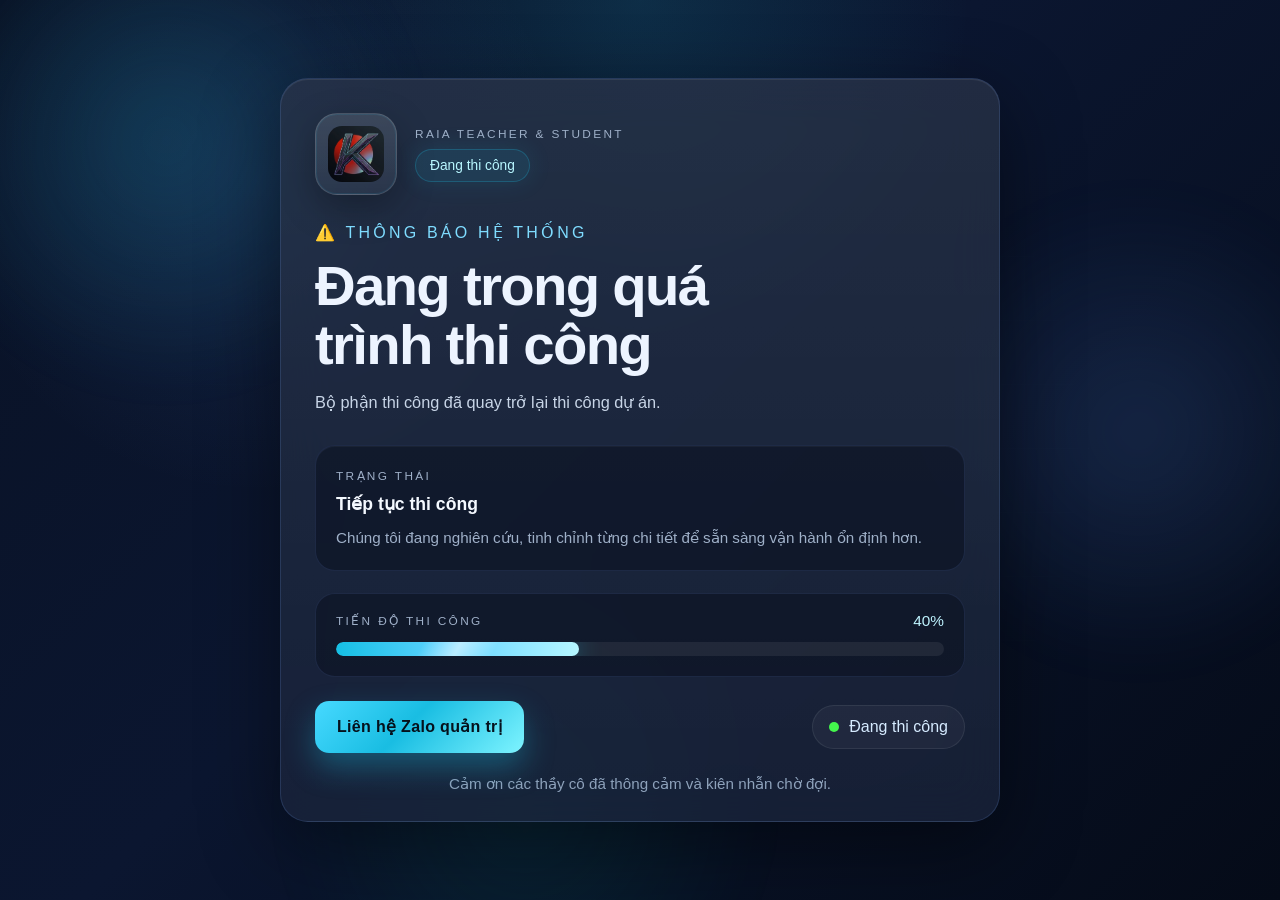
<file: index.html>
<!DOCTYPE html>
<html lang="vi">

<head>
    <meta charset="UTF-8">
    <meta name="viewport" content="width=device-width, initial-scale=1.0">
    <meta property="og:title" content="RAIA Teacher & Student">
    <meta property="og:description" content="Hệ thống quản lý phòng máy thông minh">
    <meta property="og:image" content="https://raia.27netteam.top/logo/vuông.png">
    <meta property="og:url" content="https://raia.27netteam.top/">
    <meta property="og:type" content="website">
    <title>RAIA Teacher & Student</title>
    <link rel="stylesheet" href="style.css">
    <link rel="shortcut icon" href="./logo/vuông.png" type="image/x-icon">
</head>

<body>
    <div class="aurora aurora-one"></div>
    <div class="aurora aurora-two"></div>
    <div class="aurora aurora-three"></div>
    <div id="particle-layer" aria-hidden="true"></div>

    <main class="page-shell">
        <section class="maintenance-card" aria-labelledby="page-title">
            <div class="brand-row">
                <div class="logo-wrap">
                    <img src="./logo/vuông.png" alt="RAIA Teacher & Student" class="logo" />
                </div>

                <div class="brand-copy">
                    <span class="eyebrow">RAIA Teacher & student</span>
                    <span class="status-pill">Đang thi công</span>
                </div>
            </div>

            <div class="hero-copy">
                <p class="section-label">⚠️ Thông báo hệ thống</p>
                <h1 id="page-title">Đang trong quá trình thi công</h1>
                <p class="lead">
                    Bộ phận thi công đã quay trở lại thi công dự án.
                </p>
            </div>

            <div class="info-grid">
                <article class="info-box">
                    <span class="info-key">Trạng thái</span>
                    <strong>Tiếp tục thi công</strong>
                    <p>Chúng tôi đang nghiên cứu, tinh chỉnh từng chi tiết để sẵn sàng vận hành ổn định hơn.</p>
                </article>

                <!-- <article class="info-box">
                    <span class="info-key">Dự kiến mở lại</span>
                    <strong>20/04/2026</strong>
                    <p>Vui lòng quay lại sau hoặc liên hệ quản trị viên nếu cần hỗ trợ khẩn cấp.</p>
                </article> -->
            </div>

            <div class="progress-card">
                <div class="progress-head">
                    <span>Tiến độ thi công</span>
                    <span class="progress-value">40%</span>
                </div>
                <div class="progress-track" aria-hidden="true">
                    <div class="progress-bar"></div>
                </div>
            </div>

            <div class="action-row">
                <a href="https://zalo.me/0983798171" class="action-link">Liên hệ Zalo quản trị</a>
                <div class="live-indicator" aria-label="Hệ thống đang hoạt động bảo trì">
                    <span class="live-dot"></span>
                    <span>Đang thi công</span>
                </div>
            </div>

            <p class="footer-note">Cảm ơn các thầy cô đã thông cảm và kiên nhẫn chờ đợi.</p>
        </section>
    </main>

    <script src="script.js"></script>
</body>

</html>
</file>
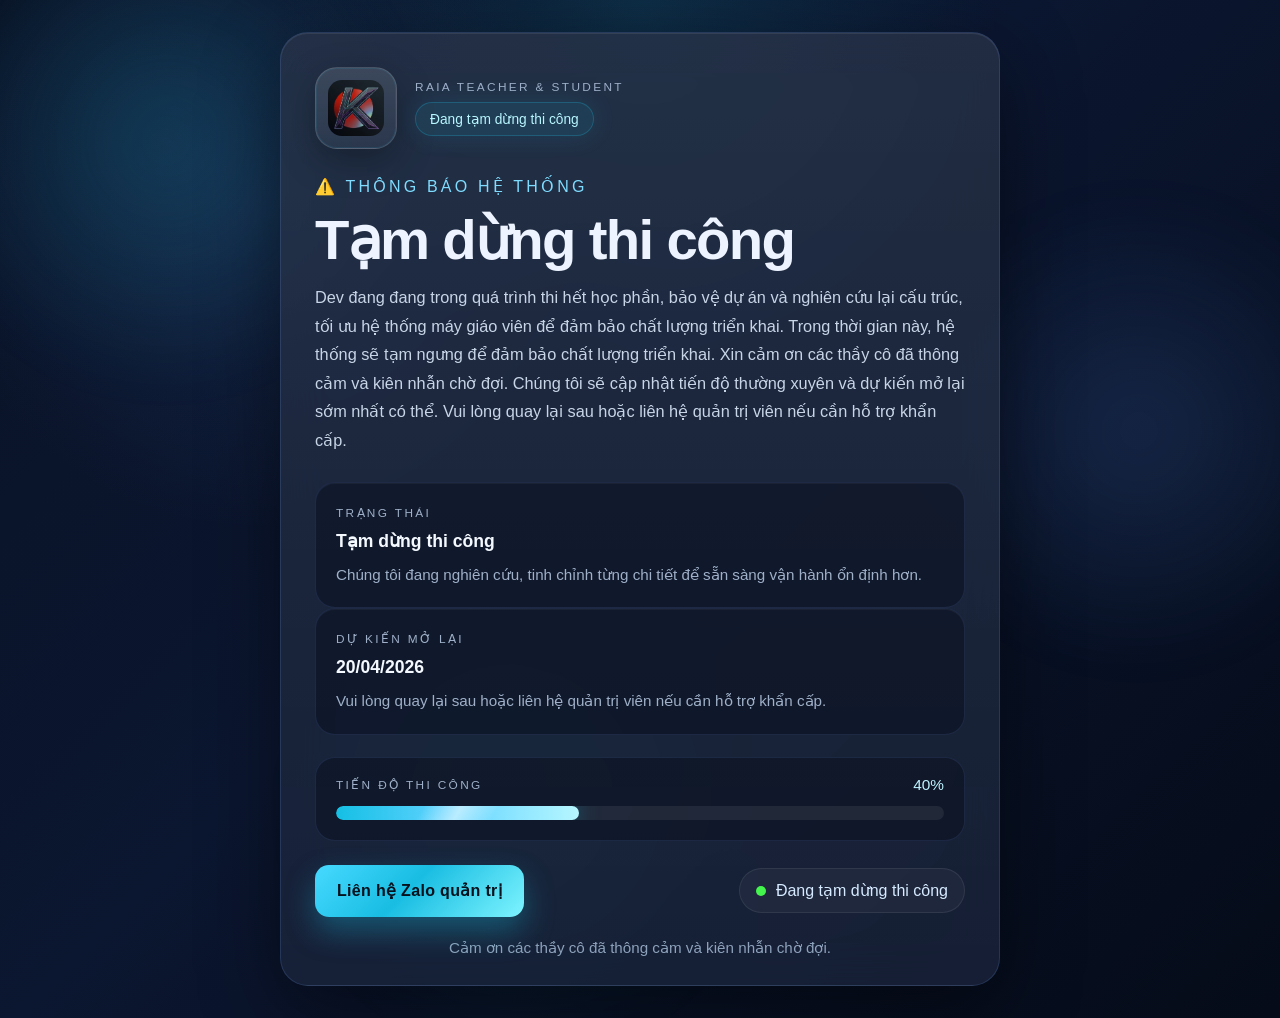
<file: notification.html>
<!DOCTYPE html>
<html lang="vi">

<head>
    <meta charset="UTF-8">
    <meta name="viewport" content="width=device-width, initial-scale=1.0">
    <title>RAIA Teacher & Student</title>
    <link rel="stylesheet" href="style.css">
    <link rel="shortcut icon" href="./logo/vuông.png" type="image/x-icon">
</head>

<body>
    <div class="aurora aurora-one"></div>
    <div class="aurora aurora-two"></div>
    <div class="aurora aurora-three"></div>
    <div id="particle-layer" aria-hidden="true"></div>

    <main class="page-shell">
        <section class="maintenance-card" aria-labelledby="page-title">
            <div class="brand-row">
                <div class="logo-wrap">
                    <img src="./logo/vuông.png" alt="RAIA Teacher & Student" class="logo" />
                </div>

                <div class="brand-copy">
                    <span class="eyebrow">RAIA Teacher & student</span>
                    <span class="status-pill">Đang tạm dừng thi công</span>
                </div>
            </div>

            <div class="hero-copy">
                <p class="section-label">⚠️ Thông báo hệ thống</p>
                <h1 id="page-title">Tạm dừng thi công</h1>
                <p class="lead">
                    Dev đang đang trong quá trình thi hết học phần, bảo vệ dự án và nghiên cứu lại cấu trúc, tối ưu hệ
                    thống máy giáo viên để đảm bảo chất lượng triển khai. Trong thời gian này, hệ thống sẽ tạm ngưng để
                    đảm bảo chất lượng triển khai. Xin cảm ơn các thầy cô đã thông cảm và kiên nhẫn chờ đợi. Chúng tôi
                    sẽ cập nhật tiến độ thường xuyên và dự kiến mở lại sớm nhất có thể. Vui lòng quay lại sau hoặc liên
                    hệ quản trị viên nếu cần hỗ trợ khẩn cấp.
                </p>
            </div>

            <div class="info-grid">
                <article class="info-box">
                    <span class="info-key">Trạng thái</span>
                    <strong>Tạm dừng thi công</strong>
                    <p>Chúng tôi đang nghiên cứu, tinh chỉnh từng chi tiết để sẵn sàng vận hành ổn định hơn.</p>
                </article>

                <article class="info-box">
                    <span class="info-key">Dự kiến mở lại</span>
                    <strong>20/04/2026</strong>
                    <p>Vui lòng quay lại sau hoặc liên hệ quản trị viên nếu cần hỗ trợ khẩn cấp.</p>
                </article>
            </div>

            <div class="progress-card">
                <div class="progress-head">
                    <span>Tiến độ thi công</span>
                    <span class="progress-value">40%</span>
                </div>
                <div class="progress-track" aria-hidden="true">
                    <div class="progress-bar"></div>
                </div>
            </div>

            <div class="action-row">
                <a href="https://zalo.me/0983798171" class="action-link">Liên hệ Zalo quản trị</a>
                <div class="live-indicator" aria-label="Hệ thống đang hoạt động bảo trì">
                    <span class="live-dot"></span>
                    <span>Đang tạm dừng thi công</span>
                </div>
            </div>

            <p class="footer-note">Cảm ơn các thầy cô đã thông cảm và kiên nhẫn chờ đợi.</p>
        </section>
    </main>

    <script src="script.js"></script>
</body>

</html>
</file>
<file: style.css>
* {
    margin: 0;
    padding: 0;
    box-sizing: border-box;
}

:root {
    color-scheme: dark;
    --bg: #091225;
    --bg-deep: #050b18;
    --card: rgba(17, 28, 52, 0.72);
    --card-border: rgba(120, 170, 255, 0.16);
    --text: #edf4ff;
    --muted: #9fb0c8;
    --cyan: #20c6e9;
    --cyan-soft: rgba(32, 198, 233, 0.24);
    --blue: #5f9dff;
    --shadow: 0 24px 80px rgba(0, 0, 0, 0.45);
}

html, body {
    min-height: 100%;
}

body {
    min-height: 100vh;
    overflow-x: hidden;
    overflow-y: auto;
    font-family: "Segoe UI", Tahoma, Geneva, Verdana, sans-serif;
    color: var(--text);
    background:
        radial-gradient(circle at top, rgba(32, 198, 233, 0.14), transparent 30%),
        radial-gradient(circle at 20% 20%, rgba(95, 157, 255, 0.12), transparent 25%),
        linear-gradient(135deg, var(--bg) 0%, #0b1630 45%, var(--bg-deep) 100%);
}

body::before {
    content: "";
    position: fixed;
    inset: 0;
    background-image:
        linear-gradient(rgba(255, 255, 255, 0.04) 1px, transparent 1px),
        linear-gradient(90deg, rgba(255, 255, 255, 0.04) 1px, transparent 1px);
    background-size: 64px 64px;
    mask-image: radial-gradient(circle at center, black 35%, transparent 95%);
    opacity: 0.16;
    pointer-events: none;
}

.aurora {
    position: fixed;
    inset: auto;
    width: 42vw;
    height: 42vw;
    min-width: 320px;
    min-height: 320px;
    border-radius: 50%;
    filter: blur(30px);
    opacity: 0.5;
    pointer-events: none;
    animation: floatGlow 14s ease-in-out infinite alternate;
}

.aurora-one {
    top: -10vw;
    left: -8vw;
    background: radial-gradient(circle, rgba(32, 198, 233, 0.35), transparent 65%);
}

.aurora-two {
    top: 18vh;
    right: -10vw;
    background: radial-gradient(circle, rgba(95, 157, 255, 0.3), transparent 62%);
    animation-duration: 18s;
    animation-direction: alternate-reverse;
}

.aurora-three {
    bottom: -14vw;
    left: 20vw;
    background: radial-gradient(circle, rgba(10, 227, 181, 0.18), transparent 65%);
    animation-duration: 20s;
}

#particle-layer {
    position: fixed;
    inset: 0;
    overflow: hidden;
    pointer-events: none;
}

.particle {
    position: absolute;
    width: 6px;
    height: 6px;
    border-radius: 50%;
    background: rgba(167, 236, 255, 0.86);
    box-shadow: 0 0 18px rgba(32, 198, 233, 0.75);
    animation: drift linear infinite;
}

.page-shell {
    position: relative;
    z-index: 1;
    min-height: 100vh;
    display: grid;
    place-items: center;
    padding: 32px;
}

.maintenance-card {
    width: min(100%, 720px);
    padding: 34px 34px 28px;
    border-radius: 28px;
    background:
        linear-gradient(180deg, rgba(255, 255, 255, 0.08), rgba(255, 255, 255, 0.03)),
        var(--card);
    border: 1px solid var(--card-border);
    box-shadow: var(--shadow), inset 0 1px 0 rgba(255, 255, 255, 0.08);
    backdrop-filter: blur(24px);
    -webkit-backdrop-filter: blur(24px);
    position: relative;
    overflow: hidden;
    animation: cardEnter 900ms cubic-bezier(0.16, 1, 0.3, 1) both;
}

.maintenance-card::before {
    content: "";
    position: absolute;
    inset: 0;
    background: linear-gradient(120deg, transparent 0%, rgba(255, 255, 255, 0.12) 50%, transparent 100%);
    transform: translateX(-120%);
    animation: sheen 6s ease-in-out infinite;
    pointer-events: none;
}

.brand-row {
    display: flex;
    align-items: center;
    gap: 18px;
}

.logo-wrap {
    width: 82px;
    height: 82px;
    border-radius: 22px;
    padding: 12px;
    background: linear-gradient(180deg, rgba(255, 255, 255, 0.12), rgba(255, 255, 255, 0.04));
    border: 1px solid rgba(255, 255, 255, 0.14);
    box-shadow: 0 12px 36px rgba(0, 0, 0, 0.3), 0 0 0 1px rgba(32, 198, 233, 0.1) inset;
    display: grid;
    place-items: center;
    animation: logoFloat 5s ease-in-out infinite;
}

.logo {
    width: 100%;
    height: 100%;
    object-fit: cover;
    border-radius: 14px;
}

.brand-copy {
    display: grid;
    gap: 8px;
}

.eyebrow,
.section-label,
.info-key,
.progress-head span:first-child {
    letter-spacing: 0.2em;
    text-transform: uppercase;
    font-size: 0.74rem;
    color: var(--muted);
}

.status-pill {
    width: fit-content;
    padding: 8px 14px;
    border-radius: 999px;
    background: rgba(32, 198, 233, 0.1);
    color: #b8f6ff;
    border: 1px solid rgba(32, 198, 233, 0.24);
    box-shadow: 0 0 24px rgba(32, 198, 233, 0.12);
    font-size: 0.86rem;
    animation: pulseSoft 2.6s ease-in-out infinite;
}

.hero-copy {
    margin-top: 28px;
    display: grid;
    gap: 14px;
}

.section-label {
    font-size: 16px;
    color: #7fdcff;
}

h1 {
    font-size: clamp(2rem, 4.4vw, 3.7rem);
    line-height: 1.05;
    letter-spacing: -0.03em;
    text-wrap: balance;
}

.lead {
    color: #c8d5e7;
    font-size: 1.02rem;
    line-height: 1.75;
}

.info-grid {
    margin-top: 28px;
}

.info-box {
    padding: 20px;
    border-radius: 20px;
    background: rgba(8, 14, 28, 0.48);
    border: 1px solid rgba(125, 166, 255, 0.12);
    box-shadow: inset 0 1px 0 rgba(255, 255, 255, 0.04);
    transition: transform 0.35s ease, border-color 0.35s ease, background 0.35s ease;
}

.info-box:hover {
    transform: translateY(-3px);
    border-color: rgba(32, 198, 233, 0.28);
    background: rgba(9, 18, 39, 0.62);
}

.info-box strong {
    display: block;
    margin-top: 10px;
    font-size: 1.1rem;
    color: #f4f9ff;
}

.info-box p {
    margin-top: 10px;
    color: var(--muted);
    line-height: 1.65;
    font-size: 0.95rem;
}

.progress-card {
    margin-top: 22px;
    padding: 18px 20px 20px;
    border-radius: 20px;
    background: rgba(8, 14, 28, 0.5);
    border: 1px solid rgba(125, 166, 255, 0.12);
}

.progress-head {
    display: flex;
    align-items: center;
    justify-content: space-between;
    gap: 14px;
    margin-bottom: 12px;
}

.progress-value {
    font-size: 0.96rem;
    color: #bff4ff;
}

.progress-track {
    position: relative;
    height: 14px;
    border-radius: 999px;
    background: rgba(255, 255, 255, 0.07);
    overflow: hidden;
}

.progress-bar {
    position: relative;
    width: 40%;
    height: 100%;
    border-radius: inherit;
    background: linear-gradient(90deg, #15bfe4 0%, #5fd3ff 45%, #b6f6ff 100%);
    box-shadow: 0 0 24px rgba(32, 198, 233, 0.48);
    animation: progressGlow 2.8s ease-in-out infinite;
}

.progress-bar::after {
    content: "";
    position: absolute;
    inset: 0;
    background: linear-gradient(120deg, transparent 35%, rgba(255, 255, 255, 0.55) 50%, transparent 65%);
    animation: progressSweep 2.1s linear infinite;
}

.action-row {
    margin-top: 24px;
    display: flex;
    align-items: center;
    justify-content: space-between;
    gap: 16px;
    flex-wrap: wrap;
}

.action-link {
    display: inline-flex;
    align-items: center;
    justify-content: center;
    min-height: 52px;
    padding: 0 22px;
    border-radius: 14px;
    text-decoration: none;
    color: #05111c;
    font-weight: 700;
    letter-spacing: 0.02em;
    background: linear-gradient(135deg, #47d9ff 0%, #19bde2 45%, #7ef4ff 100%);
    box-shadow: 0 14px 30px rgba(25, 189, 226, 0.34);
    position: relative;
    overflow: hidden;
    transition: transform 0.25s ease, box-shadow 0.25s ease;
}

.action-link::before {
    content: "";
    position: absolute;
    top: -20%;
    left: -35%;
    width: 32%;
    height: 140%;
    transform: skewX(-24deg);
    background: rgba(255, 255, 255, 0.45);
    opacity: 0;
}

.action-link:hover {
    transform: translateY(-2px);
    box-shadow: 0 18px 38px rgba(25, 189, 226, 0.44);
}

.action-link:hover::before {
    opacity: 1;
    animation: sweep 1s ease;
}

.live-indicator {
    display: inline-flex;
    align-items: center;
    gap: 10px;
    padding: 12px 16px;
    border-radius: 999px;
    background: rgba(255, 255, 255, 0.04);
    border: 1px solid rgba(255, 255, 255, 0.08);
    color: #d6ebff;
}

.live-dot {
    width: 10px;
    height: 10px;
    border-radius: 50%;
    background: #44f54d;
    box-shadow: 0 0 0 0 rgba(68, 245, 92, 0.55);
    animation: heartbeat 1.5s ease-out infinite;
}

.footer-note {
    margin-top: 22px;
    color: #8ea2bb;
    text-align: center;
    font-size: 0.95rem;
}

@keyframes cardEnter {
    from {
        opacity: 0;
        transform: translateY(26px) scale(0.98);
        filter: blur(8px);
    }
    to {
        opacity: 1;
        transform: translateY(0) scale(1);
        filter: blur(0);
    }
}

@keyframes floatGlow {
    from {
        transform: translate3d(0, 0, 0) scale(1);
    }
    to {
        transform: translate3d(0, 18px, 0) scale(1.07);
    }
}

@keyframes logoFloat {
    0%, 100% {
        transform: translateY(0) rotate(0deg);
    }
    50% {
        transform: translateY(-5px) rotate(-1deg);
    }
}

@keyframes pulseSoft {
    0%, 100% {
        transform: scale(1);
        box-shadow: 0 0 24px rgba(32, 198, 233, 0.12);
    }
    50% {
        transform: scale(1.02);
        box-shadow: 0 0 34px rgba(32, 198, 233, 0.2);
    }
}

@keyframes sheen {
    0%, 60% {
        transform: translateX(-120%) skewX(-14deg);
    }
    100% {
        transform: translateX(120%) skewX(-14deg);
    }
}

@keyframes progressSweep {
    0% {
        transform: translateX(-40%);
    }
    100% {
        transform: translateX(120%);
    }
}

@keyframes progressGlow {
    0%, 100% {
        filter: brightness(1);
    }
    50% {
        filter: brightness(1.08);
    }
}

@keyframes heartbeat {
    0% {
        box-shadow: 0 0 0 0 rgba(104, 245, 68, 0.55);
    }
    70% {
        box-shadow: 0 0 0 14px rgba(245, 68, 68, 0);
    }
    100% {
        box-shadow: 0 0 0 0 rgba(245, 68, 68, 0);
    }
}

@keyframes sweep {
    0% {
        transform: translateX(-120%) skewX(-24deg);
    }
    100% {
        transform: translateX(420%) skewX(-24deg);
    }
}

@keyframes drift {
    from {
        transform: translate3d(0, 0, 0) scale(0.9);
        opacity: 0;
    }
    10% {
        opacity: 1;
    }
    to {
        transform: translate3d(var(--drift-x), var(--drift-y), 0) scale(1.35);
        opacity: 0;
    }
}

@media (max-width: 760px) {
    .page-shell {
        padding: 18px;
    }

    .maintenance-card {
        padding: 24px 20px 20px;
        border-radius: 22px;
    }

    .brand-row {
        align-items: flex-start;
    }

    .logo-wrap {
        width: 68px;
        height: 68px;
        border-radius: 18px;
        padding: 10px;
        flex: 0 0 auto;
    }

    .info-grid {
        grid-template-columns: 1fr;
    }

    .action-row {
        align-items: stretch;
    }

    .action-link,
    .live-indicator {
        width: 100%;
        justify-content: center;
    }

    h1 {
        max-width: none;
    }
}

@media (prefers-reduced-motion: reduce) {
    *, *::before, *::after {
        animation-duration: 0.01ms !important;
        animation-iteration-count: 1 !important;
        transition-duration: 0.01ms !important;
        scroll-behavior: auto !important;
    }

    body::before,
    .maintenance-card::before,
    .aurora,
    .particle {
        display: none !important;
    }
}
</file>
